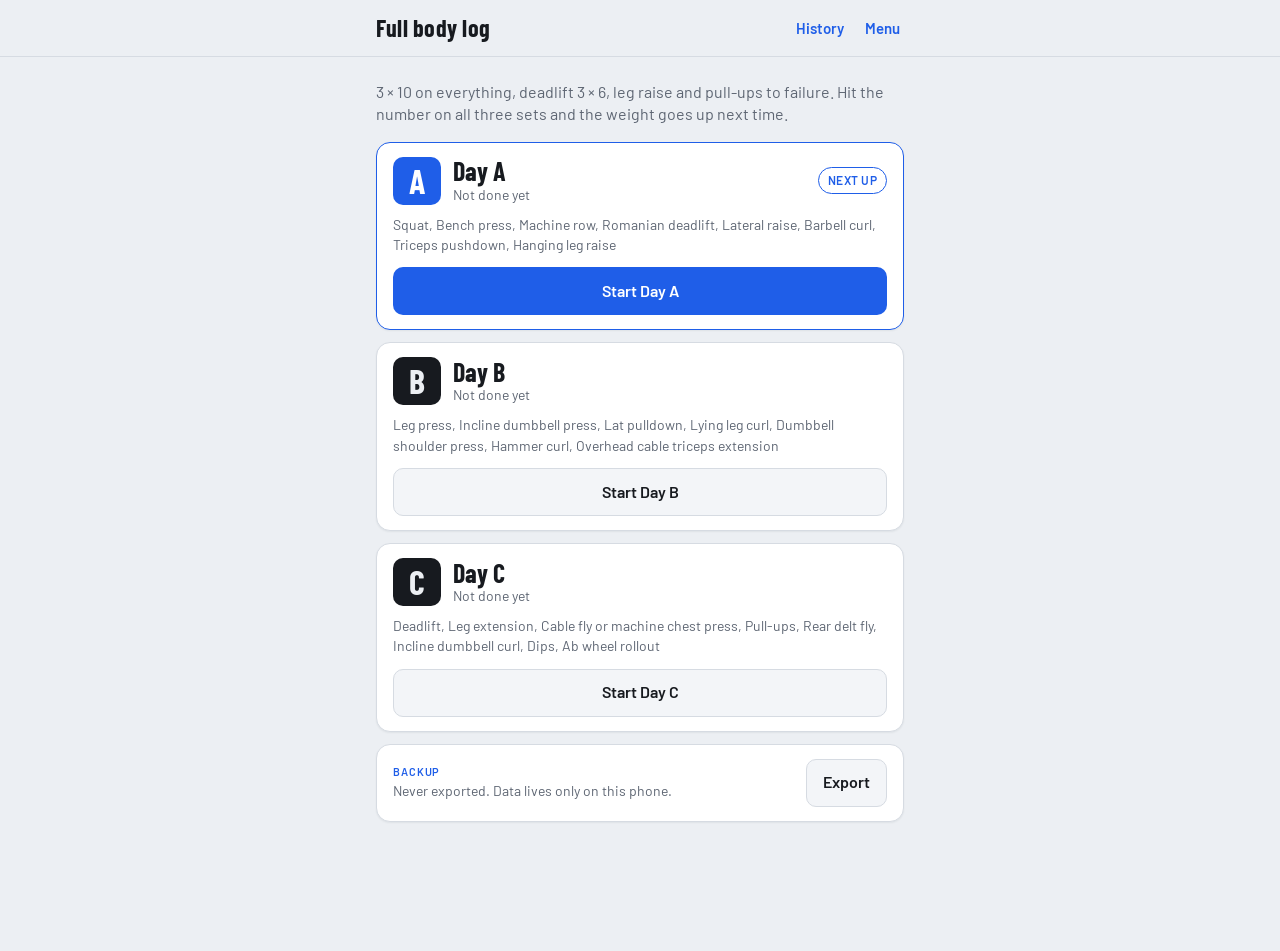
<file: index.html>
<!doctype html>
<html lang="en">
<head>
<meta charset="utf-8">
<meta name="viewport" content="width=device-width, initial-scale=1, viewport-fit=cover">
<title>Full body log</title>
<meta name="description" content="Offline workout logger for a three day full body programme.">
<meta name="theme-color" content="#eceff3" media="(prefers-color-scheme: light)">
<meta name="theme-color" content="#0f1216" media="(prefers-color-scheme: dark)">
<meta name="color-scheme" content="light dark">
<link rel="manifest" href="manifest.webmanifest">
<link rel="icon" href="icons/icon.svg" type="image/svg+xml">
<link rel="icon" href="icons/icon-192.png" sizes="192x192" type="image/png">
<link rel="apple-touch-icon" href="icons/icon-192.png">
<link rel="preconnect" href="https://fonts.googleapis.com">
<link rel="preconnect" href="https://fonts.gstatic.com" crossorigin>
<link rel="stylesheet" href="https://fonts.googleapis.com/css2?family=Barlow+Condensed:wght@600;700&family=Barlow:wght@400;500;600&display=swap">
<link rel="stylesheet" href="styles.css">
<script src="app.js" defer></script>
</head>
<body>
<header id="head"></header>
<main id="main" class="gutter"><noscript><p class="empty">Full body log needs JavaScript.</p></noscript></main>
<div id="bar" hidden>
  <div class="bar-prog"></div>
  <div class="gutter bar-in">
    <button class="timer" type="button" data-act="timer"><span class="t-label">Rest</span><span class="t-time">1:30</span></button>
    <button class="primary" type="button" data-act="finish">Finish</button>
  </div>
</div>
<div id="toast" role="status" aria-live="polite"></div>
<p id="sr-live" class="visually-hidden" aria-live="assertive"></p>
<input type="file" id="import-file" class="visually-hidden" tabindex="-1" aria-hidden="true">
</body>
</html>
</file>
<file: styles.css>
/* Full body log
   Single-column phone app: sticky header, one card per exercise holding three
   set rows, fixed rest-timer bar at the bottom of the workout screen.
   Content is capped at 560px and centred, so tablets get margins, not stretch. */

/* ---------- tokens ---------- */
:root{
  --bg:#eceff3; --surface:#ffffff; --surface-2:#f3f5f8; --fg:#171a1f; --muted:#5e6673; --line:#d6dbe2;
  --accent:#1f5ee8; --accent-fg:#ffffff; --good:#187a45; --good-bg:#dff2e7; --danger:#b3261e; --shadow:0 1px 2px rgba(23,26,31,.06);
  --display:"Barlow Condensed","Roboto Condensed","Arial Narrow",sans-serif-condensed,Arial,sans-serif;
  --body:"Barlow",Roboto,"Helvetica Neue",Arial,sans-serif;
  --maxw:560px;
  color-scheme:light;
}
@media (prefers-color-scheme: dark){
  :root:not([data-theme="light"]){
    --bg:#0f1216; --surface:#171b21; --surface-2:#1f242b; --fg:#eceff3; --muted:#97a0ad; --line:#2a313b;
    --accent:#6b97ff; --accent-fg:#0b1020; --good:#5ccf87; --good-bg:#16301f; --danger:#ff7066; --shadow:none; color-scheme:dark;
  }
}
:root[data-theme="dark"]{
  --bg:#0f1216; --surface:#171b21; --surface-2:#1f242b; --fg:#eceff3; --muted:#97a0ad; --line:#2a313b;
  --accent:#6b97ff; --accent-fg:#0b1020; --good:#5ccf87; --good-bg:#16301f; --danger:#ff7066; --shadow:none; color-scheme:dark;
}

/* ---------- base ---------- */
*{box-sizing:border-box}
html{background:var(--bg);scroll-padding-top:calc(72px + env(safe-area-inset-top,0px));scroll-padding-bottom:calc(84px + env(safe-area-inset-bottom,0px))}
body{margin:0;min-height:100vh;background:var(--bg);color:var(--fg);font-family:var(--body);font-size:16px;line-height:1.4;-webkit-text-size-adjust:100%;-webkit-tap-highlight-color:transparent}
body::before{content:"";position:fixed;inset:0 0 auto;height:env(safe-area-inset-top,0px);z-index:10;background:var(--bg)}
button{font:inherit;color:inherit;background:none;border:0;padding:0;cursor:pointer;touch-action:manipulation;-webkit-user-select:none;user-select:none}
button:disabled{opacity:.5}
button:not(:disabled):active{opacity:.75}
button:focus-visible,input:focus-visible{outline:2px solid var(--accent);outline-offset:2px}
h1,h2,h3{margin:0;font-family:var(--display);font-weight:700;text-wrap:balance;line-height:1.05;overflow-wrap:anywhere}
p{margin:0}
[hidden]{display:none !important}
.gutter{padding-left:max(16px,env(safe-area-inset-left,0px));padding-right:max(16px,env(safe-area-inset-right,0px))}
.muted{color:var(--muted)}
.visually-hidden{position:absolute;width:1px;height:1px;overflow:hidden;clip:rect(0 0 0 0);white-space:nowrap}

/* ---------- header ---------- */
#head{position:sticky;top:env(safe-area-inset-top,0px);z-index:9;background:var(--bg);border-bottom:1px solid var(--line)}
.head-in{display:flex;align-items:center;gap:12px;min-height:56px;padding-block:6px;max-width:var(--maxw);margin-inline:auto}
.head-title{flex:1;min-width:0;display:flex;align-items:center;gap:10px;font-family:var(--display);font-weight:700;font-size:24px;line-height:1.4;letter-spacing:.01em;white-space:nowrap;overflow:hidden;text-overflow:ellipsis}
.link{font-weight:600;font-size:15px;color:var(--accent);padding:0 4px;min-height:44px;min-width:44px;border-radius:8px;white-space:nowrap}
.link.danger{color:var(--danger)}
.link.confirming{background:var(--danger);color:#fff;padding:0 12px}

/* backup menu, opens under the header row */
.menu{border-top:1px solid var(--line);background:var(--surface)}
.menu-in{max-width:var(--maxw);margin-inline:auto;padding-block:8px 16px}
.menu-row{display:flex;justify-content:space-between;align-items:center;gap:12px;width:100%;min-height:48px;font-weight:600;border-bottom:1px solid var(--line)}
.menu-row .muted{font-weight:400;font-size:14px}
.menu-backup{padding-top:12px}
.menu-backup p{font-size:14px;margin-top:6px;max-width:60ch}
.menu-backup .menu-stat{font-variant-numeric:tabular-nums}
.menu-actions{display:grid;grid-template-columns:1fr 1fr;gap:8px;margin-top:12px}

/* ---------- main ---------- */
#main{padding-block:16px 128px;max-width:var(--maxw);margin-inline:auto}
.intro{color:var(--muted);font-size:15px;max-width:60ch;margin-bottom:16px}
.card{background:var(--surface);border:1px solid var(--line);border-radius:14px;padding:14px 16px;box-shadow:var(--shadow)}
.card + .card{margin-top:12px}
.letter{font-family:var(--display);font-weight:700;font-size:34px;line-height:1;width:48px;height:48px;display:grid;place-items:center;border-radius:10px;background:var(--surface-2);color:var(--fg);flex:none}
.letter.small{width:38px;height:38px;font-size:24px;border-radius:8px}
.day .letter{background:var(--fg);color:var(--bg)}
.day.is-next{border-color:var(--accent)}
.day.is-next .letter{background:var(--accent);color:var(--accent-fg)}
.day-top{display:flex;align-items:center;gap:12px}
.day-top > div{flex:1;min-width:0}
.day-top h2{font-size:26px}
.day-top p{font-size:14px}
.exlist{color:var(--muted);font-size:14px;margin:10px 0 12px;line-height:1.45}
.eyebrow{font-size:11px;font-weight:600;letter-spacing:.08em;text-transform:uppercase;color:var(--accent)}
.resume{display:flex;align-items:center;gap:12px;border-color:var(--accent);margin-bottom:12px}
.resume > div{flex:1;min-width:0}
.resume h2{font-size:26px;margin:2px 0}
.resume p{font-size:14px}
.pill{display:inline-block;font-size:12px;font-weight:600;letter-spacing:.04em;text-transform:uppercase;color:var(--good);background:var(--good-bg);border-radius:999px;padding:4px 9px;white-space:nowrap;font-variant-numeric:tabular-nums}
.day .pill{color:var(--accent);background:transparent;border:1px solid var(--accent)}
.backup{display:flex;align-items:center;gap:12px;margin-top:20px}
.backup > div{flex:1;min-width:0}
.backup p{font-size:14px;margin-top:2px}
.backup .primary{width:auto;flex:none}
.backup.is-stale{border-color:var(--danger)}
.backup.is-stale .eyebrow{color:var(--danger)}

.primary{display:block;width:100%;min-height:48px;border-radius:10px;background:var(--accent);color:var(--accent-fg);font-weight:600;font-size:16px;padding:0 16px;text-align:center}
.primary.secondary{background:var(--surface-2);color:var(--fg);border:1px solid var(--line)}
.resume .primary{width:auto;flex:none}
.primary.confirming{background:var(--danger);border-color:var(--danger);color:#fff}
@media (prefers-color-scheme: dark){ :root:not([data-theme="light"]) .link.confirming, :root:not([data-theme="light"]) .primary.confirming{color:#1a0705} }
:root[data-theme="dark"] .link.confirming, :root[data-theme="dark"] .primary.confirming{color:#1a0705}

/* ---------- workout ---------- */
.started{color:var(--muted);font-size:14px;margin-bottom:12px}
.ex{background:var(--surface);border:1px solid var(--line);border-radius:14px;padding:12px 14px 14px;box-shadow:var(--shadow)}
.ex + .ex{margin-top:12px}
.ex-head{display:grid;grid-template-columns:minmax(0,1fr) auto;gap:4px 10px;align-items:start;margin-bottom:10px}
.ex-head h2{font-size:24px;grid-column:1;grid-row:1}
.ex-meta{grid-column:1 / -1;grid-row:2;font-size:13px;color:var(--muted);display:flex;flex-wrap:wrap;gap:2px 10px;font-variant-numeric:tabular-nums}
.ex-meta .target{font-weight:600;color:var(--fg)}
.ex-meta .last{min-width:0;overflow-wrap:anywhere}
.ex-head .pill{grid-column:2;grid-row:1;margin-top:1px}
.sets{display:grid;gap:8px}
.set{display:grid;grid-template-columns:22px minmax(0,1fr) minmax(0,1fr) 68px;gap:8px;align-items:center}
.set.noweight{grid-template-columns:22px minmax(0,1fr) 68px}
.set .n{font-family:var(--display);font-weight:700;font-size:20px;color:var(--muted);text-align:center;font-variant-numeric:tabular-nums}
.field{position:relative;display:block;min-width:0}
.field input{width:100%;height:48px;border:1px solid var(--line);border-radius:9px;background:var(--surface-2);color:var(--fg);font:inherit;font-size:20px;font-weight:600;padding:0 34px 0 10px;font-variant-numeric:tabular-nums;-webkit-appearance:none;appearance:none}
.field input[data-f="w"]{padding-right:30px}
.field input::placeholder{color:var(--muted);opacity:.6;font-weight:500}
.field span{position:absolute;right:8px;top:50%;transform:translateY(-50%);font-size:12px;color:var(--muted);pointer-events:none}
.done{height:48px;border-radius:9px;border:1px solid var(--line);background:var(--surface-2);font-weight:600;font-size:15px;color:var(--muted)}
.set.is-done .done{background:var(--good);border-color:var(--good);color:#fff}
.set.is-done input{border-color:var(--good)}
@media (prefers-color-scheme: dark){ :root:not([data-theme="light"]) .set.is-done .done{color:#0b1a11} }
:root[data-theme="dark"] .set.is-done .done{color:#0b1a11}
.field input[aria-invalid="true"]{border-color:var(--danger)}

/* ---------- history ---------- */
.hist-top{display:flex;align-items:center;gap:12px;margin-bottom:8px}
.hist-top > div{flex:1;min-width:0}
/* a kept label of a renamed day ('Push') widens the tile instead of spilling out of it */
.hist-top .letter{display:block;width:auto;min-width:38px;max-width:40%;padding:0 6px;line-height:38px;text-align:center;white-space:nowrap;overflow:hidden;text-overflow:ellipsis}
.hist-top h2{font-size:22px}
.hist-top p{font-size:13px;font-variant-numeric:tabular-nums}
.hist-list{list-style:none;margin:0;padding:0;display:grid;font-size:14px}
.hist-list li{display:flex;justify-content:space-between;align-items:baseline;gap:12px;padding:6px 0;border-top:1px solid var(--line)}
.hist-name{min-width:0;overflow-wrap:anywhere}
.hist-list .nums{color:var(--muted);font-variant-numeric:tabular-nums;text-align:right;flex:none;max-width:62%}
.empty{color:var(--muted);text-align:center;padding:40px 0}

/* ---------- rest timer bar ---------- */
#bar{position:fixed;left:0;right:0;bottom:0;z-index:11;background:var(--surface);border-top:1px solid var(--line);padding-bottom:env(safe-area-inset-bottom,0px)}
.bar-prog{position:absolute;left:0;top:-1px;height:3px;width:0;background:var(--accent);transition:width .25s linear}
.bar-in{display:flex;align-items:center;gap:12px;min-height:68px;padding-block:10px;max-width:var(--maxw);margin-inline:auto}
.timer{flex:1;min-width:0;display:flex;align-items:center;gap:10px;min-height:48px;border-radius:10px;padding:0 14px;background:var(--surface-2);border:1px solid var(--line);text-align:left}
.timer.on{border-color:var(--accent)}
.timer.go{border-color:var(--good);background:var(--good-bg)}
.t-label{font-size:12px;font-weight:600;letter-spacing:.06em;text-transform:uppercase;color:var(--muted)}
.timer.go .t-label,.timer.go .t-time{color:var(--good)}
.t-time{font-family:var(--display);font-weight:700;font-size:30px;font-variant-numeric:tabular-nums;line-height:1;margin-left:auto}
.bar-in .primary{width:auto;flex:none;padding:0 24px}

/* ---------- toast ---------- */
#toast{position:fixed;left:50%;bottom:calc(96px + env(safe-area-inset-bottom,0px));transform:translateX(-50%);background:var(--fg);color:var(--bg);padding:10px 16px;border-radius:18px;font-size:14px;font-weight:500;z-index:12;width:max-content;max-width:calc(100% - 32px);text-align:center;opacity:0;pointer-events:none;transition:opacity .2s}
#toast.show{opacity:1}

/* ---------- wider screens ---------- */
@media (min-width:700px){
  #main{padding-top:24px}
  .intro{font-size:16px}
}

@media (prefers-reduced-motion: reduce){
  *,*::before,*::after{transition:none !important;animation:none !important;scroll-behavior:auto !important}
}
</file>
